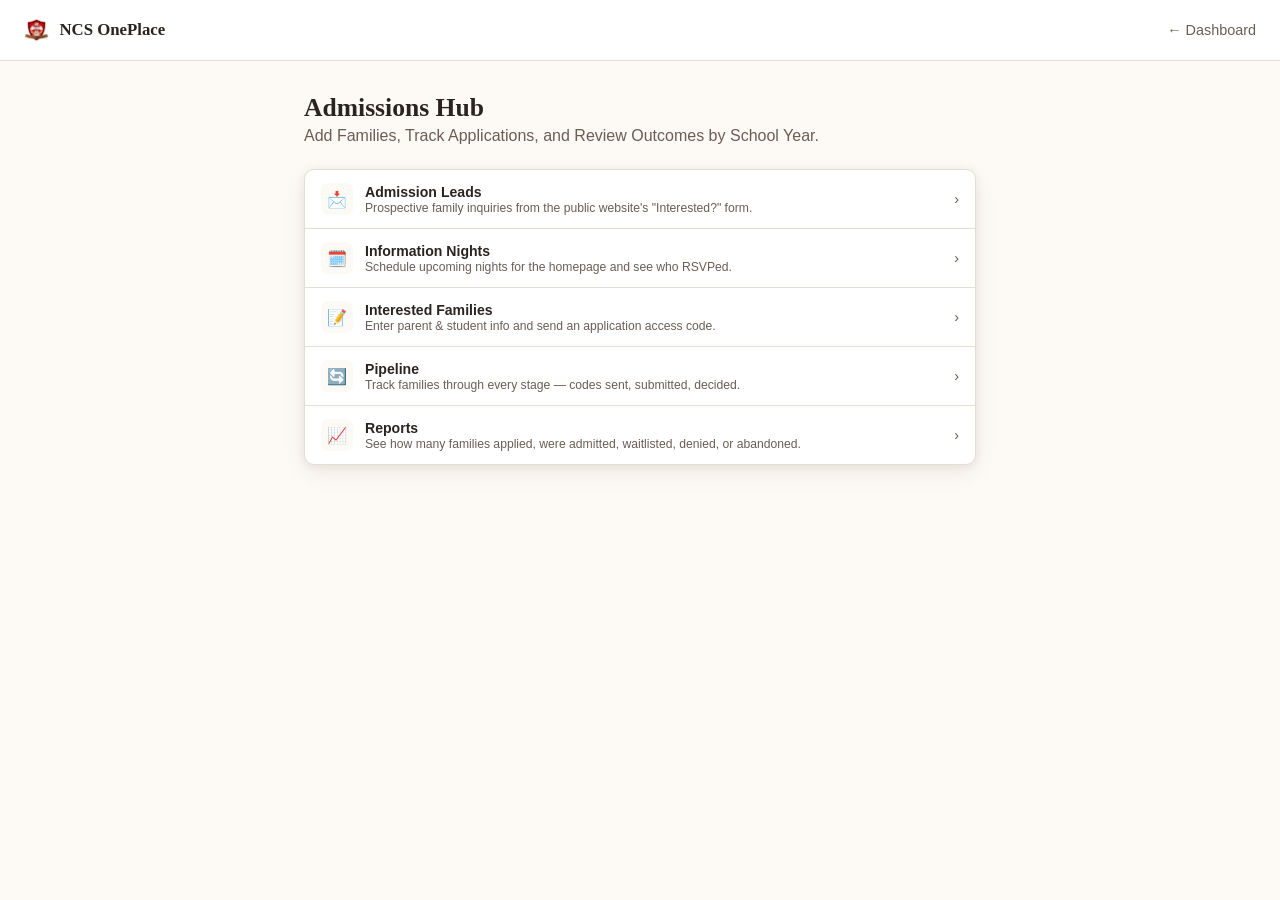
<file: pages/admissions/hub.html>
<!DOCTYPE html>
<html lang="en">
<head>
<meta charset="UTF-8">
<meta name="viewport" content="width=device-width, initial-scale=1.0">
<title>Admissions Hub — NCS OnePlace</title>
<link rel="stylesheet" href="/assets/css/base.css?v=9">
</head>
<body>

<nav class="top-nav">
  <a class="brand" href="/pages/dashboard/index.html">
    <img src="/assets/img/logo.png" alt="">
    NCS OnePlace
  </a>
  <div class="nav-right">
    <a class="nav-link" href="/pages/dashboard/index.html">← Dashboard</a>
  </div>
</nav>

<div class="page-wrap">
  <div class="page-header">
    <h1>Admissions Hub</h1>
    <p>Add Families, Track Applications, and Review Outcomes by School Year.</p>
  </div>

  <div class="list-container">
    <a class="list-row" href="/pages/admissions/leads.html">
      <span class="icon-box">📩</span>
      <div class="row-text">
        <div class="row-title">Admission Leads</div>
        <div class="row-desc">Prospective family inquiries from the public website's "Interested?" form.</div>
      </div>
      <span class="chevron">›</span>
    </a>
    <a class="list-row" href="/pages/admissions/info-nights.html">
      <span class="icon-box">🗓️</span>
      <div class="row-text">
        <div class="row-title">Information Nights</div>
        <div class="row-desc">Schedule upcoming nights for the homepage and see who RSVPed.</div>
      </div>
      <span class="chevron">›</span>
    </a>
    <a class="list-row" href="/pages/admissions/new-family.html">
      <span class="icon-box">📝</span>
      <div class="row-text">
        <div class="row-title">Interested Families</div>
        <div class="row-desc">Enter parent &amp; student info and send an application access code.</div>
      </div>
      <span class="chevron">›</span>
    </a>
    <a class="list-row" href="/pages/admissions/pipeline.html">
      <span class="icon-box">🔄</span>
      <div class="row-text">
        <div class="row-title">Pipeline</div>
        <div class="row-desc">Track families through every stage — codes sent, submitted, decided.</div>
      </div>
      <span class="chevron">›</span>
    </a>
    <a class="list-row" href="/pages/admissions/reports.html">
      <span class="icon-box">📈</span>
      <div class="row-text">
        <div class="row-title">Reports</div>
        <div class="row-desc">See how many families applied, were admitted, waitlisted, denied, or abandoned.</div>
      </div>
      <span class="chevron">›</span>
    </a>
  </div>
</div>

</body>
</html>
</file>
<file: assets/css/base.css>
/* NCS OnePlace — base.css
   Shared variables, reset, and utility classes used across every page. */

:root {
  --red: #C8102E;
  --red-dark: #a30d25;
  --bronze: #B07D4F;
  --cream: #FDF9F4;
  --white: #FFFFFF;
  --ink: #2B2320;
  --ink-soft: #6B5D55;
  --border: #E6DED4;
  --error: #B3261E;
  --error-bg: #FBEAE9;
  --success: #2E7D4F;
  --success-bg: #EAF5EE;

  --font-display: Georgia, 'Times New Roman', serif;
  --font-body: -apple-system, BlinkMacSystemFont, 'Segoe UI', Roboto, sans-serif;

  --radius: 10px;
  --shadow: 0 2px 10px rgba(43, 35, 32, 0.08), 0 8px 24px rgba(43, 35, 32, 0.06);
}

* { box-sizing: border-box; }

html, body {
  margin: 0;
  padding: 0;
  background: var(--cream);
  color: var(--ink);
  font-family: var(--font-body);
  -webkit-font-smoothing: antialiased;
}

h1, h2, h3 { font-family: var(--font-display); font-weight: 600; margin: 0; }

a { color: var(--red); }

button {
  font-family: inherit;
  cursor: pointer;
}

.sr-only {
  position: absolute;
  width: 1px; height: 1px;
  padding: 0; margin: -1px;
  overflow: hidden;
  clip: rect(0,0,0,0);
  white-space: nowrap;
  border: 0;
}

:focus-visible {
  outline: 2px solid var(--red);
  outline-offset: 2px;
}

/* --- Shared layout: top nav + page wrap (used by every feature page) --- */

.top-nav {
  display: flex;
  align-items: center;
  justify-content: space-between;
  background: var(--white);
  border-bottom: 1px solid var(--border);
  padding: 14px 24px;
}

.top-nav .brand {
  display: flex;
  align-items: center;
  gap: 10px;
  font-family: var(--font-display);
  font-weight: 600;
  font-size: 1.05rem;
  color: var(--ink);
  text-decoration: none;
}

.top-nav .brand img { height: 32px; width: auto; }

.top-nav .nav-right { display: flex; align-items: center; gap: 16px; }

.top-nav a.nav-link {
  color: var(--ink-soft);
  text-decoration: none;
  font-size: 0.9rem;
}

.top-nav a.nav-link:hover { color: var(--red); }

.page-wrap {
  max-width: 720px;
  margin: 0 auto;
  padding: 32px 24px 64px;
}

.page-header { margin-bottom: 24px; }
.page-header h1 { font-size: 1.6rem; margin-bottom: 4px; }
.page-header p { color: var(--ink-soft); margin: 0; }

.card {
  background: var(--white);
  border: 1px solid var(--border);
  border-radius: var(--radius);
  box-shadow: var(--shadow);
  padding: 28px;
}

/* --- Shared form components --- */

.form-section-title {
  font-family: var(--font-display);
  font-size: 1.05rem;
  color: var(--red);
  margin: 0 0 14px;
  padding-bottom: 8px;
  border-bottom: 1px solid var(--border);
}

.form-section + .form-section { margin-top: 28px; }

.form-row {
  display: grid;
  grid-template-columns: minmax(0, 1fr) minmax(0, 1fr);
  gap: 16px;
}

.form-row.cols-3 { grid-template-columns: repeat(3, minmax(0, 1fr)); }
.form-row.cols-addr { grid-template-columns: minmax(0, 1.4fr) minmax(0, 0.6fr) minmax(0, 0.7fr); }

@media (max-width: 560px) {
  .form-row, .form-row.cols-3, .form-row.cols-4 { grid-template-columns: 1fr; }
}

.form-field { margin-bottom: 16px; }

.form-field label {
  display: block;
  font-size: 0.82rem;
  font-weight: 600;
  color: var(--ink);
  margin-bottom: 6px;
}

.form-field .optional-tag {
  font-weight: 400;
  color: var(--ink-soft);
  font-size: 0.78rem;
}

.form-input, .form-select {
  width: 100%;
  min-width: 0;
  height: 44px;
  padding: 0 12px;
  border: 1px solid var(--border);
  border-radius: 8px;
  font-size: 0.95rem;
  font-family: var(--font-body);
  color: var(--ink);
  background: var(--white);
  box-sizing: border-box;
}

input[type="date"].form-input {
  min-width: 0;
  -webkit-appearance: none;
  appearance: none;
}

.form-input:focus, .form-select:focus {
  border-color: var(--red);
}

.btn-secondary {
  background: var(--white);
  border: 1px solid var(--border);
  color: var(--ink);
  padding: 10px 18px;
  border-radius: 8px;
  font-size: 0.9rem;
  font-weight: 600;
}

.btn-secondary:hover { border-color: var(--bronze); background: var(--cream); }

.btn-text-add {
  background: none;
  border: none;
  color: var(--red);
  font-size: 0.88rem;
  font-weight: 600;
  padding: 4px 0;
}

.btn-text-remove {
  background: none;
  border: none;
  color: var(--ink-soft);
  font-size: 0.82rem;
  text-decoration: underline;
}

.code-display {
  text-align: center;
  padding: 24px;
  background: var(--cream);
  border-radius: 10px;
  margin: 20px 0;
}

.code-display .code {
  font-family: 'Courier New', monospace;
  font-size: 2rem;
  letter-spacing: 4px;
  color: var(--red);
  font-weight: bold;
}

.code-display .code {
  font-family: 'Courier New', monospace;
  font-size: 2rem;
  letter-spacing: 4px;
  color: var(--red);
  font-weight: bold;
}

/* --- Shared button, status, and spinner (used by every page) --- */

.btn-primary {
  display: block;
  width: 100%;
  padding: 14px 16px;
  background: var(--red);
  border: none;
  border-radius: 8px;
  color: var(--white);
  font-size: 1rem;
  font-weight: 600;
  transition: background 0.15s ease;
}

.btn-primary:hover { background: var(--red-dark); }
.btn-primary:disabled { opacity: 0.6; cursor: not-allowed; }

.status-msg {
  font-size: 0.85rem;
  border-radius: 8px;
  padding: 10px 14px;
  margin-bottom: 16px;
  display: none;
}

.status-msg.show { display: block; }
.status-msg.error { background: var(--error-bg); color: var(--error); }
.status-msg.success { background: var(--success-bg); color: var(--success); }
.status-msg.info { background: var(--cream); color: var(--ink-soft); }

.spinner {
  display: inline-block;
  width: 16px; height: 16px;
  border: 2px solid rgba(255,255,255,0.4);
  border-top-color: currentColor;
  border-radius: 50%;
  animation: spin 0.7s linear infinite;
  vertical-align: middle;
  margin-right: 8px;
}

@keyframes spin { to { transform: rotate(360deg); } }

/* --- Shared navigation card tiles (dashboard, admissions hub landing, etc.) --- */

.quick-links {
  max-width: 420px;
  margin: 40px auto 0;
  text-align: left;
}

.quick-link-card {
  display: block;
  background: var(--white);
  border: 1px solid var(--border);
  border-radius: 10px;
  padding: 16px 18px;
  text-decoration: none;
  color: var(--ink);
  box-shadow: var(--shadow);
  margin-bottom: 12px;
}

.quick-link-card:hover { border-color: var(--bronze); }
.quick-link-card .title { font-weight: 600; color: var(--red); font-size: 0.95rem; }
.quick-link-card .desc { color: var(--ink-soft); font-size: 0.85rem; margin-top: 2px; }

/* --- Shared list-row navigation (compact alternative to card tiles) --- */

.list-container {
  background: var(--white);
  border: 1px solid var(--border);
  border-radius: 10px;
  overflow: hidden;
  box-shadow: var(--shadow);
}

.list-row {
  display: flex;
  align-items: center;
  gap: 12px;
  padding: 13px 16px;
  text-decoration: none;
  color: var(--ink);
  border-bottom: 1px solid var(--border);
}

.list-row:last-child { border-bottom: none; }
.list-row:hover { background: var(--cream); }

.list-row .icon-box {
  width: 32px;
  height: 32px;
  border-radius: 7px;
  background: var(--cream);
  display: flex;
  align-items: center;
  justify-content: center;
  font-size: 1rem;
  flex-shrink: 0;
}

.list-row .row-text { flex: 1; min-width: 0; }
.list-row .row-title { font-weight: 600; font-size: 0.88rem; color: var(--ink); }
.list-row .row-desc { color: var(--ink-soft); font-size: 0.76rem; margin-top: 1px; }
.list-row .chevron { color: var(--ink-soft); font-size: 0.9rem; flex-shrink: 0; }

/* --- Shared compact button (used across admissions, budgets, etc.) --- */

.btn-mini {
  background: var(--white);
  border: 1px solid var(--border);
  color: var(--ink);
  padding: 6px 12px;
  border-radius: 6px;
  font-size: 0.8rem;
  font-weight: 600;
  font-family: inherit;
}

.btn-mini:hover { border-color: var(--bronze); background: var(--cream); }
.btn-mini.danger { color: var(--error); }
.btn-mini.accept { color: var(--success); border-color: var(--success-bg); }

@media (prefers-reduced-motion: reduce) {
  *, *::before, *::after {
    animation-duration: 0.001ms !important;
    animation-iteration-count: 1 !important;
    transition-duration: 0.001ms !important;
  }
}
</file>
